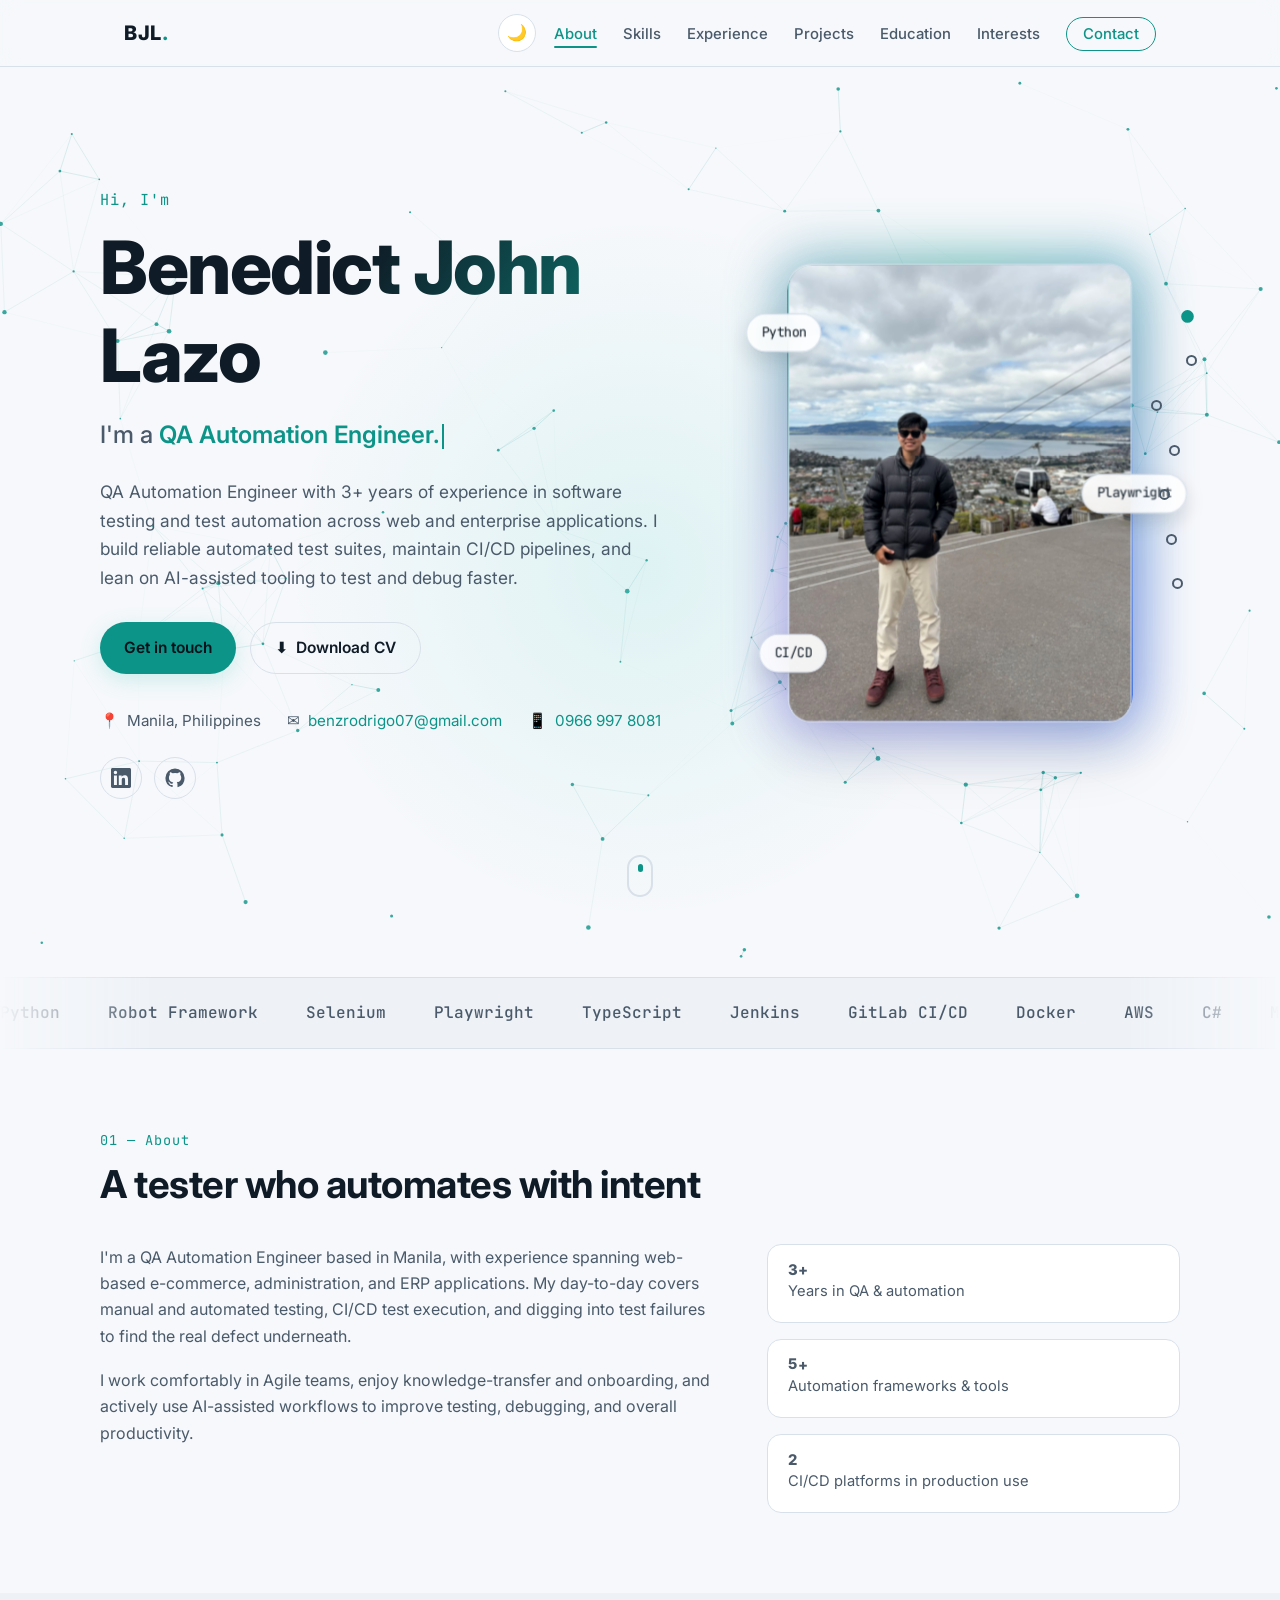
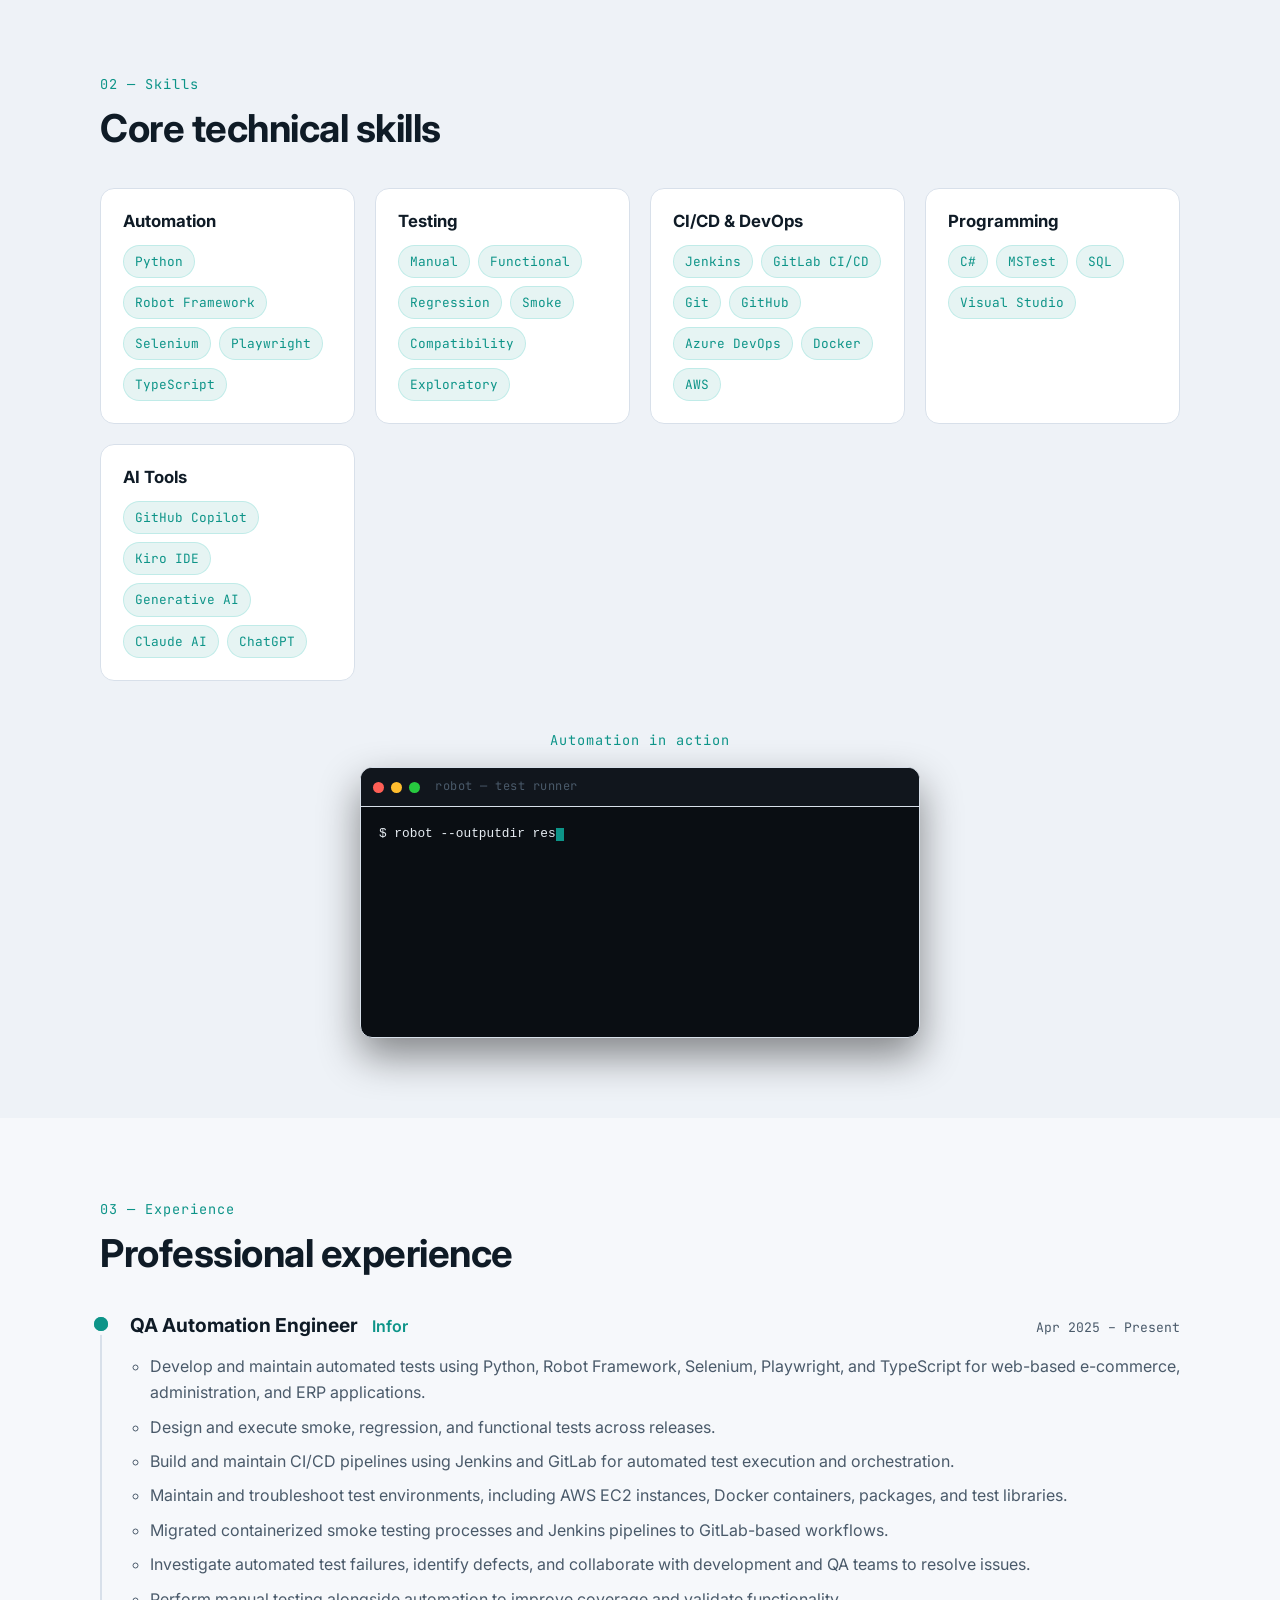
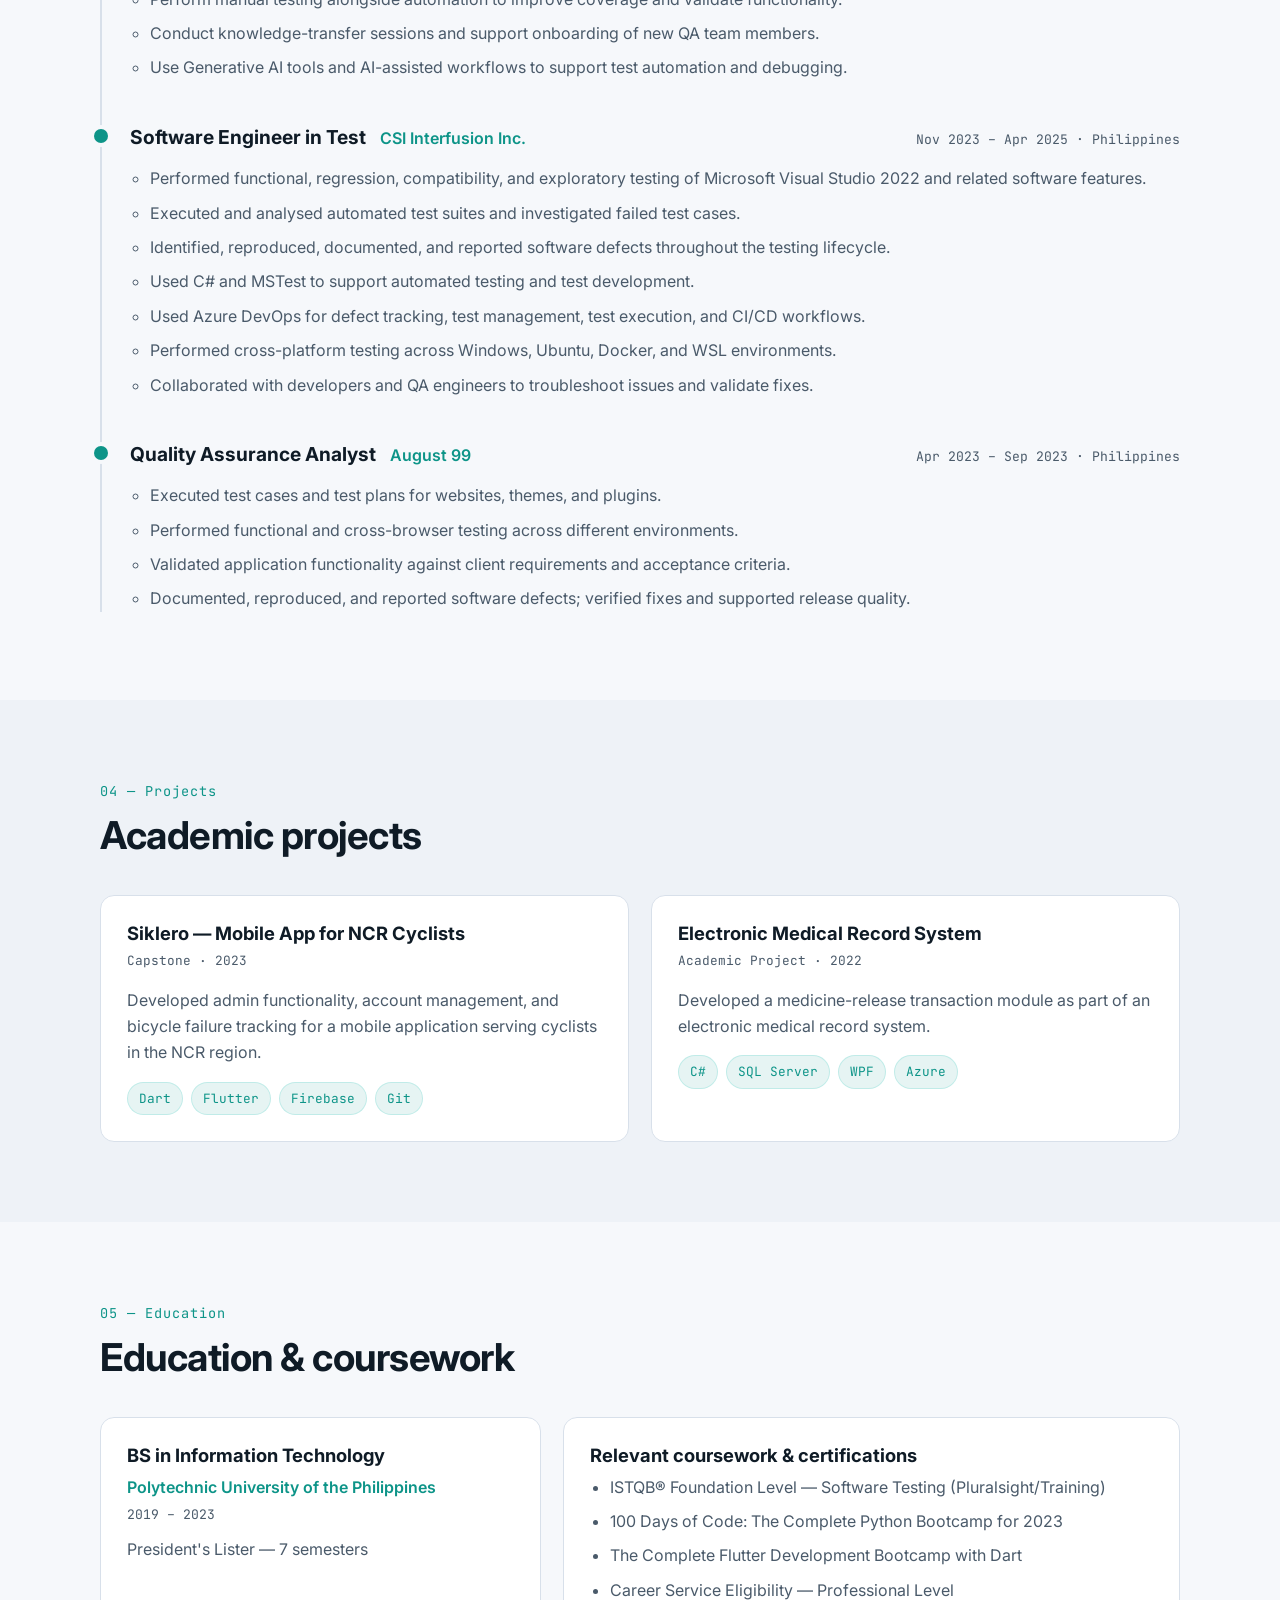
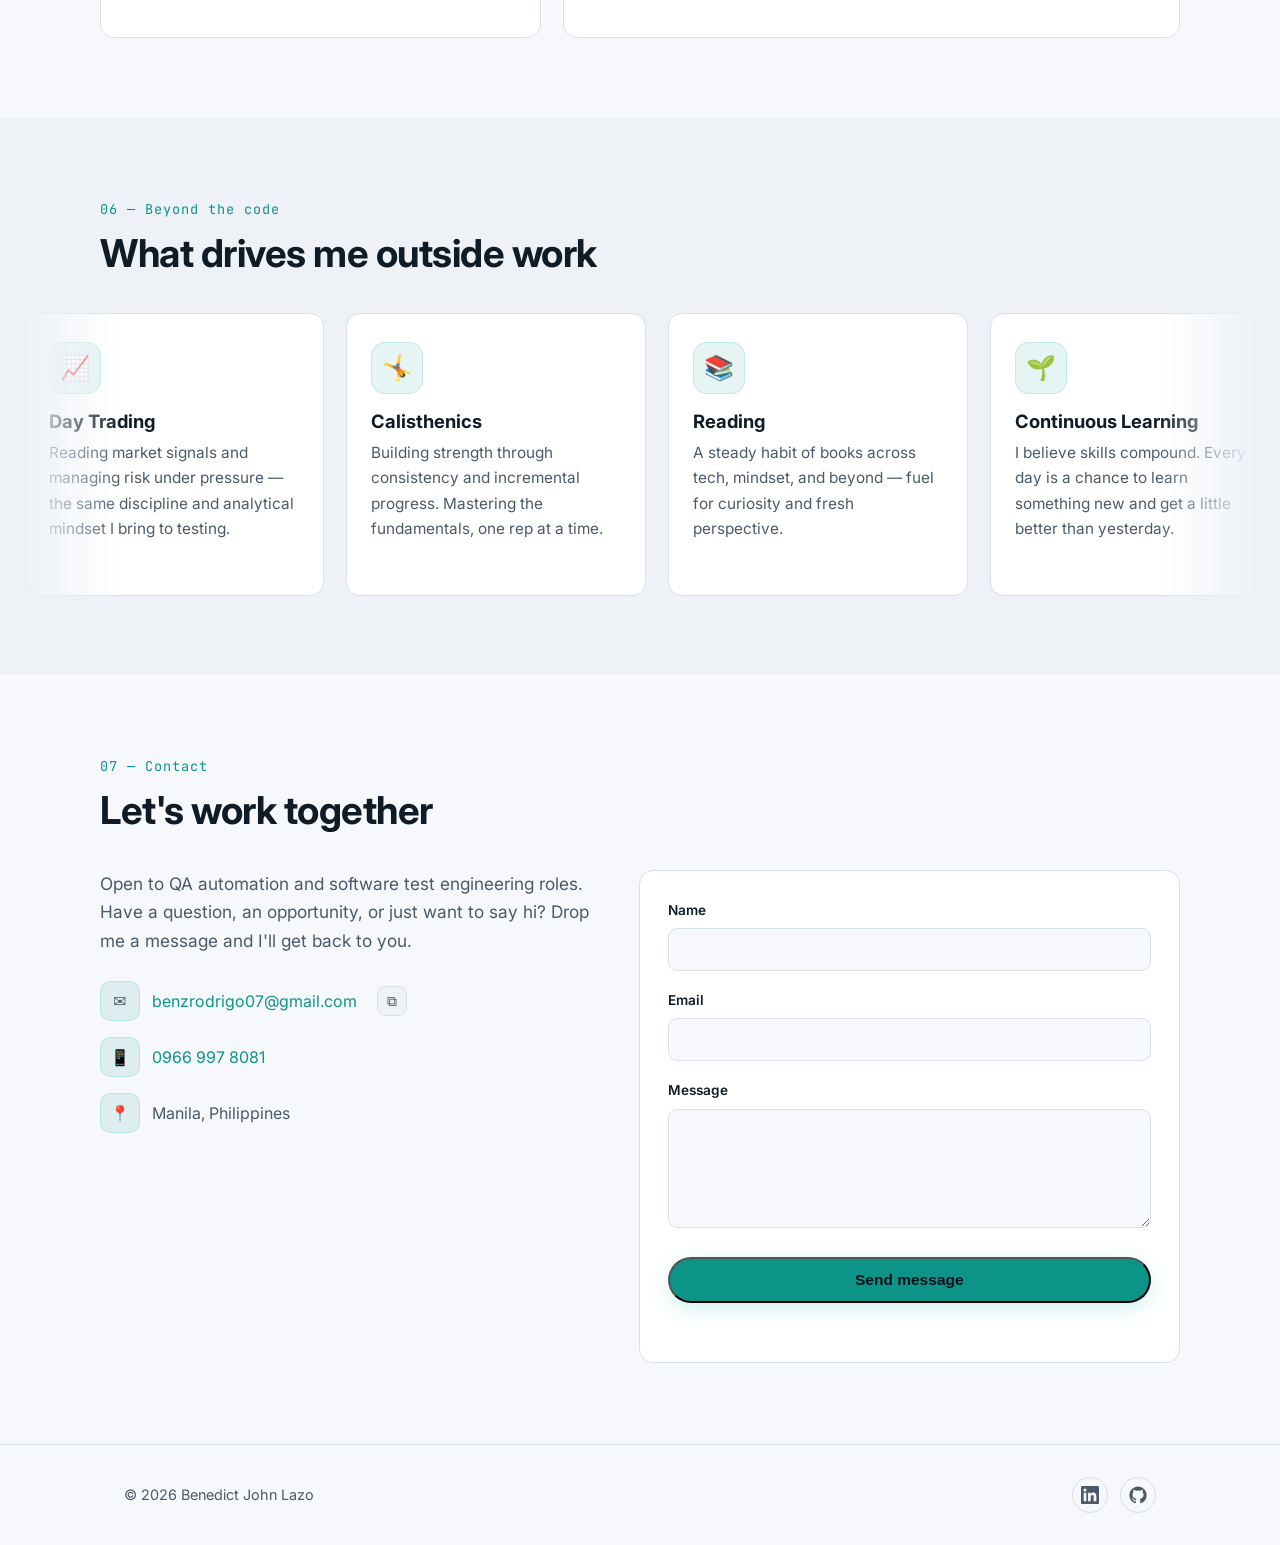
<file: index.html>
<!DOCTYPE html>
<html lang="en">
<head>
  <meta charset="UTF-8" />
  <meta name="viewport" content="width=device-width, initial-scale=1.0" />
  <meta name="description" content="Benedict John Lazo is a QA Automation Engineer based in Manila, Philippines, with 3+ years in software testing and test automation using Python, Robot Framework, Selenium, and Playwright." />
  <meta name="author" content="Benedict John Lazo" />
  <meta name="keywords" content="Benedict John Lazo, Benedict Lazo, QA Automation Engineer, Software Test Engineer, Test Automation, Manila, Philippines, Robot Framework, Playwright, Selenium" />
  <title>Benedict John Lazo | QA Automation Engineer Portfolio</title>

  <link rel="canonical" href="https://supcalli.github.io/" />
  <link rel="icon" href="assets/favicon.svg" type="image/svg+xml" />
  <meta name="theme-color" content="#0b0f14" />

  <!-- Open Graph / social preview -->
  <meta property="og:type" content="website" />
  <meta property="og:url" content="https://supcalli.github.io/" />
  <meta property="og:site_name" content="Benedict John Lazo — Portfolio" />
  <meta property="og:title" content="Benedict John Lazo | QA Automation Engineer" />
  <meta property="og:description" content="QA Automation Engineer with 3+ years in software testing and test automation across web and enterprise applications." />
  <meta property="og:image" content="https://supcalli.github.io/assets/benedict.jpg" />
  <meta name="twitter:card" content="summary_large_image" />
  <meta name="twitter:title" content="Benedict John Lazo | QA Automation Engineer" />
  <meta name="twitter:description" content="QA Automation Engineer with 3+ years in software testing and test automation." />
  <meta name="twitter:image" content="https://supcalli.github.io/assets/benedict.jpg" />

  <!-- Structured data: helps Google understand who you are -->
  <script type="application/ld+json">
  {
    "@context": "https://schema.org",
    "@type": "Person",
    "name": "Benedict John Lazo",
    "alternateName": "Benedict Lazo",
    "jobTitle": "QA Automation Engineer",
    "url": "https://supcalli.github.io/",
    "image": "https://supcalli.github.io/assets/benedict.jpg",
    "email": "mailto:benzrodrigo07@gmail.com",
    "address": {
      "@type": "PostalAddress",
      "addressLocality": "Manila",
      "addressCountry": "Philippines"
    },
    "sameAs": [
      "https://www.linkedin.com/in/benedict-lazo-40b88422a/",
      "https://github.com/SupCalli"
    ],
    "knowsAbout": [
      "QA Automation",
      "Software Testing",
      "Test Automation",
      "Python",
      "Robot Framework",
      "Selenium",
      "Playwright",
      "CI/CD"
    ]
  }
  </script>
  <link rel="preconnect" href="https://fonts.googleapis.com" />
  <link rel="preconnect" href="https://fonts.gstatic.com" crossorigin />
  <link href="https://fonts.googleapis.com/css2?family=Inter:wght@400;500;600;700;800&family=JetBrains+Mono:wght@400;500&display=swap" rel="stylesheet" />
  <link rel="stylesheet" href="styles.css" />
  <script>
    // Apply theme before paint to avoid a flash
    (function () {
      try {
        var saved = localStorage.getItem("theme");
        var sysLight = window.matchMedia("(prefers-color-scheme: light)").matches;
        var theme = saved || (sysLight ? "light" : "dark");
        if (theme === "light") document.documentElement.setAttribute("data-theme", "light");
      } catch (e) {}
    })();
  </script>
</head>
<body>
  <a class="skip-link" href="#main">Skip to content</a>

  <div class="scroll-progress" id="scrollProgress" aria-hidden="true"></div>
  <div class="cursor-glow" id="cursorGlow" aria-hidden="true"></div>

  <div class="intro" id="intro" aria-hidden="true">
    <div class="intro__logo">
      <svg viewBox="0 0 220 80" width="220" height="80" role="img" aria-label="BJL">
        <text class="intro__text" x="50%" y="52%" dominant-baseline="central" text-anchor="middle">BJL</text>
      </svg>
      <span class="intro__bar"></span>
    </div>
  </div>

  <header class="site-header" id="top">
    <nav class="nav" aria-label="Primary">
      <a href="#top" class="nav__brand">BJL<span>.</span></a>
      <button class="theme-toggle" id="themeToggle" type="button" aria-label="Switch to light mode" aria-pressed="false">
        <span class="theme-toggle__icon theme-toggle__icon--sun" aria-hidden="true">☀️</span>
        <span class="theme-toggle__icon theme-toggle__icon--moon" aria-hidden="true">🌙</span>
      </button>
      <button class="nav__toggle" aria-expanded="false" aria-controls="nav-menu" aria-label="Toggle navigation">
        <span></span><span></span><span></span>
      </button>
      <ul class="nav__menu" id="nav-menu">
        <li><a href="#about">About</a></li>
        <li><a href="#skills">Skills</a></li>
        <li><a href="#experience">Experience</a></li>
        <li><a href="#projects">Projects</a></li>
        <li><a href="#education">Education</a></li>
        <li><a href="#interests">Interests</a></li>
        <li><a href="#contact" class="nav__cta">Contact</a></li>
      </ul>
    </nav>
  </header>

  <main id="main">
    <!-- HERO -->
    <section class="hero" aria-labelledby="hero-heading">
      <canvas class="hero__canvas" aria-hidden="true"></canvas>
      <div class="hero__grid">
        <div class="hero__inner" data-reveal>
          <p class="hero__eyebrow">Hi, I'm</p>
          <h1 id="hero-heading" class="hero__title">Benedict John Lazo</h1>
          <p class="hero__roles">
            <span class="hero__static">I'm a </span><span class="typed" data-typed aria-live="polite"></span>
          </p>
          <p class="hero__summary">
            QA Automation Engineer with 3+ years of experience in software testing and test
            automation across web and enterprise applications. I build reliable automated test
            suites, maintain CI/CD pipelines, and lean on AI-assisted tooling to test and debug faster.
          </p>
          <div class="hero__actions">
            <a class="btn btn--primary" href="#contact" data-magnetic>Get in touch</a>
            <a class="btn btn--ghost" href="Benedict_John_Lazo_QA_Engineer_CV.pdf" download data-magnetic>
              <span aria-hidden="true">⬇</span> Download CV
            </a>
          </div>
          <ul class="hero__meta">
            <li><span aria-hidden="true">📍</span> Manila, Philippines</li>
            <li><span aria-hidden="true">✉️</span> <a href="mailto:benzrodrigo07@gmail.com">benzrodrigo07@gmail.com</a></li>
            <li><span aria-hidden="true">📱</span> <a href="tel:+639669978081">0966 997 8081</a></li>
          </ul>
          <ul class="socials" aria-label="Social links">
            <li>
              <a href="https://www.linkedin.com/in/benedict-lazo-40b88422a/" target="_blank" rel="noopener" aria-label="LinkedIn">
                <svg viewBox="0 0 24 24" width="20" height="20" fill="currentColor" aria-hidden="true"><path d="M20.45 20.45h-3.56v-5.57c0-1.33-.02-3.04-1.85-3.04-1.85 0-2.13 1.45-2.13 2.94v5.67H9.35V9h3.42v1.56h.05c.48-.9 1.64-1.85 3.37-1.85 3.6 0 4.27 2.37 4.27 5.46v6.28zM5.34 7.43a2.07 2.07 0 1 1 0-4.14 2.07 2.07 0 0 1 0 4.14zM7.12 20.45H3.56V9h3.56v11.45zM22.22 0H1.77C.79 0 0 .77 0 1.73v20.54C0 23.23.79 24 1.77 24h20.45c.98 0 1.78-.77 1.78-1.73V1.73C24 .77 23.2 0 22.22 0z"/></svg>
              </a>
            </li>
            <li>
              <a href="https://github.com/SupCalli" target="_blank" rel="noopener" aria-label="GitHub">
                <svg viewBox="0 0 24 24" width="20" height="20" fill="currentColor" aria-hidden="true"><path d="M12 .5A11.5 11.5 0 0 0 .5 12a11.5 11.5 0 0 0 7.86 10.92c.58.1.79-.25.79-.56v-2c-3.2.7-3.88-1.54-3.88-1.54-.53-1.34-1.3-1.7-1.3-1.7-1.06-.72.08-.71.08-.71 1.17.08 1.78 1.2 1.78 1.2 1.04 1.78 2.73 1.27 3.4.97.1-.75.4-1.27.73-1.56-2.56-.29-5.26-1.28-5.26-5.7 0-1.26.45-2.3 1.2-3.1-.12-.3-.52-1.48.11-3.08 0 0 .97-.31 3.18 1.18a11 11 0 0 1 5.8 0c2.2-1.5 3.17-1.18 3.17-1.18.63 1.6.23 2.78.11 3.08.75.8 1.2 1.84 1.2 3.1 0 4.43-2.7 5.4-5.28 5.69.41.36.78 1.07.78 2.16v3.2c0 .31.21.67.8.56A11.5 11.5 0 0 0 23.5 12 11.5 11.5 0 0 0 12 .5z"/></svg>
              </a>
            </li>
          </ul>
        </div>

        <div class="hero__portrait" data-reveal data-tilt>
          <div class="portrait">
            <div class="portrait__glow" aria-hidden="true"></div>
            <div class="portrait__ring" aria-hidden="true"></div>
            <div class="portrait__frame">
              <img src="assets/benedict.jpg" alt="Portrait of Benedict John Lazo" width="1536" height="2048" />
            </div>
            <span class="portrait__badge portrait__badge--1" aria-hidden="true">Python</span>
            <span class="portrait__badge portrait__badge--2" aria-hidden="true">Playwright</span>
            <span class="portrait__badge portrait__badge--3" aria-hidden="true">CI/CD</span>
          </div>
        </div>
      </div>
      <a class="hero__scroll" href="#about" aria-label="Scroll to about section">
        <span class="hero__scroll-dot" aria-hidden="true"></span>
      </a>
    </section>

    <!-- TECH MARQUEE -->
    <section class="marquee" aria-label="Technologies I work with">
      <div class="marquee__track">
        <ul class="marquee__group">
          <li>Python</li><li>Robot Framework</li><li>Selenium</li><li>Playwright</li>
          <li>TypeScript</li><li>Jenkins</li><li>GitLab CI/CD</li><li>Docker</li>
          <li>AWS</li><li>C#</li><li>MSTest</li><li>Azure DevOps</li><li>SQL</li><li>Git</li>
        </ul>
        <ul class="marquee__group" aria-hidden="true">
          <li>Python</li><li>Robot Framework</li><li>Selenium</li><li>Playwright</li>
          <li>TypeScript</li><li>Jenkins</li><li>GitLab CI/CD</li><li>Docker</li>
          <li>AWS</li><li>C#</li><li>MSTest</li><li>Azure DevOps</li><li>SQL</li><li>Git</li>
        </ul>
      </div>
    </section>

    <!-- ABOUT -->
    <section class="section" id="about" aria-labelledby="about-heading">
      <div class="section__inner" data-reveal>
        <p class="section__kicker">01 — About</p>
        <h2 class="section__title" id="about-heading">A tester who automates with intent</h2>
        <div class="about__grid">
          <div class="about__text">
            <p>
              I'm a QA Automation Engineer based in Manila, with experience spanning
              web-based e-commerce, administration, and ERP applications. My day-to-day
              covers manual and automated testing, CI/CD test execution, and digging into
              test failures to find the real defect underneath.
            </p>
            <p>
              I work comfortably in Agile teams, enjoy knowledge-transfer and onboarding,
              and actively use AI-assisted workflows to improve testing, debugging, and
              overall productivity.
            </p>
          </div>
          <ul class="about__stats">
            <li><strong data-count="3" data-suffix="+">0</strong><span>Years in QA &amp; automation</span></li>
            <li><strong data-count="5" data-suffix="+">0</strong><span>Automation frameworks &amp; tools</span></li>
            <li><strong data-count="2" data-suffix="">0</strong><span>CI/CD platforms in production use</span></li>
          </ul>
        </div>
      </div>
    </section>

    <!-- SKILLS -->
    <section class="section section--alt" id="skills" aria-labelledby="skills-heading">
      <div class="section__inner" data-reveal>
        <p class="section__kicker">02 — Skills</p>
        <h2 class="section__title" id="skills-heading">Core technical skills</h2>
        <div class="skills__grid" data-reveal-group>
          <article class="skill-card">
            <h3>Automation</h3>
            <ul class="tags">
              <li>Python</li><li>Robot Framework</li><li>Selenium</li>
              <li>Playwright</li><li>TypeScript</li>
            </ul>
          </article>
          <article class="skill-card">
            <h3>Testing</h3>
            <ul class="tags">
              <li>Manual</li><li>Functional</li><li>Regression</li>
              <li>Smoke</li><li>Compatibility</li><li>Exploratory</li>
            </ul>
          </article>
          <article class="skill-card">
            <h3>CI/CD &amp; DevOps</h3>
            <ul class="tags">
              <li>Jenkins</li><li>GitLab CI/CD</li><li>Git</li><li>GitHub</li>
              <li>Azure DevOps</li><li>Docker</li><li>AWS</li>
            </ul>
          </article>
          <article class="skill-card">
            <h3>Programming</h3>
            <ul class="tags">
              <li>C#</li><li>MSTest</li><li>SQL</li><li>Visual Studio</li>
            </ul>
          </article>
          <article class="skill-card">
            <h3>AI Tools</h3>
            <ul class="tags">
              <li>GitHub Copilot</li><li>Kiro IDE</li><li>Generative AI</li>
              <li>Claude AI</li><li>ChatGPT</li>
            </ul>
          </article>
        </div>

        <div class="console-wrap" data-reveal>
          <p class="console-wrap__label">Automation in action</p>
          <div class="console" aria-hidden="true">
            <div class="console__bar">
              <span class="console__dot"></span>
              <span class="console__dot"></span>
              <span class="console__dot"></span>
              <span class="console__title">robot — test runner</span>
            </div>
            <pre class="console__body" id="console"></pre>
          </div>
        </div>
      </div>
    </section>

    <!-- EXPERIENCE -->
    <section class="section" id="experience" aria-labelledby="experience-heading">
      <div class="section__inner" data-reveal>
        <p class="section__kicker">03 — Experience</p>
        <h2 class="section__title" id="experience-heading">Professional experience</h2>
        <ol class="timeline" data-reveal-group>
          <li class="timeline__item">
            <div class="timeline__head">
              <h3>QA Automation Engineer</h3>
              <span class="timeline__company">Infor</span>
              <span class="timeline__date">Apr 2025 – Present</span>
            </div>
            <ul class="timeline__points">
              <li>Develop and maintain automated tests using Python, Robot Framework, Selenium, Playwright, and TypeScript for web-based e-commerce, administration, and ERP applications.</li>
              <li>Design and execute smoke, regression, and functional tests across releases.</li>
              <li>Build and maintain CI/CD pipelines using Jenkins and GitLab for automated test execution and orchestration.</li>
              <li>Maintain and troubleshoot test environments, including AWS EC2 instances, Docker containers, packages, and test libraries.</li>
              <li>Migrated containerized smoke testing processes and Jenkins pipelines to GitLab-based workflows.</li>
              <li>Investigate automated test failures, identify defects, and collaborate with development and QA teams to resolve issues.</li>
              <li>Perform manual testing alongside automation to improve coverage and validate functionality.</li>
              <li>Conduct knowledge-transfer sessions and support onboarding of new QA team members.</li>
              <li>Use Generative AI tools and AI-assisted workflows to support test automation and debugging.</li>
            </ul>
          </li>
          <li class="timeline__item">
            <div class="timeline__head">
              <h3>Software Engineer in Test</h3>
              <span class="timeline__company">CSI Interfusion Inc.</span>
              <span class="timeline__date">Nov 2023 – Apr 2025 · Philippines</span>
            </div>
            <ul class="timeline__points">
              <li>Performed functional, regression, compatibility, and exploratory testing of Microsoft Visual Studio 2022 and related software features.</li>
              <li>Executed and analysed automated test suites and investigated failed test cases.</li>
              <li>Identified, reproduced, documented, and reported software defects throughout the testing lifecycle.</li>
              <li>Used C# and MSTest to support automated testing and test development.</li>
              <li>Used Azure DevOps for defect tracking, test management, test execution, and CI/CD workflows.</li>
              <li>Performed cross-platform testing across Windows, Ubuntu, Docker, and WSL environments.</li>
              <li>Collaborated with developers and QA engineers to troubleshoot issues and validate fixes.</li>
            </ul>
          </li>
          <li class="timeline__item">
            <div class="timeline__head">
              <h3>Quality Assurance Analyst</h3>
              <span class="timeline__company">August 99</span>
              <span class="timeline__date">Apr 2023 – Sep 2023 · Philippines</span>
            </div>
            <ul class="timeline__points">
              <li>Executed test cases and test plans for websites, themes, and plugins.</li>
              <li>Performed functional and cross-browser testing across different environments.</li>
              <li>Validated application functionality against client requirements and acceptance criteria.</li>
              <li>Documented, reproduced, and reported software defects; verified fixes and supported release quality.</li>
            </ul>
          </li>
        </ol>
      </div>
    </section>

    <!-- PROJECTS -->
    <section class="section section--alt" id="projects" aria-labelledby="projects-heading">
      <div class="section__inner" data-reveal>
        <p class="section__kicker">04 — Projects</p>
        <h2 class="section__title" id="projects-heading">Academic projects</h2>
        <div class="projects__grid" data-reveal-group>
          <article class="project-card">
            <h3>Siklero — Mobile App for NCR Cyclists</h3>
            <p class="project-card__meta">Capstone · 2023</p>
            <p>Developed admin functionality, account management, and bicycle failure tracking for a mobile application serving cyclists in the NCR region.</p>
            <ul class="tags">
              <li>Dart</li><li>Flutter</li><li>Firebase</li><li>Git</li>
            </ul>
          </article>
          <article class="project-card">
            <h3>Electronic Medical Record System</h3>
            <p class="project-card__meta">Academic Project · 2022</p>
            <p>Developed a medicine-release transaction module as part of an electronic medical record system.</p>
            <ul class="tags">
              <li>C#</li><li>SQL Server</li><li>WPF</li><li>Azure</li>
            </ul>
          </article>
        </div>
      </div>
    </section>

    <!-- EDUCATION -->
    <section class="section" id="education" aria-labelledby="education-heading">
      <div class="section__inner" data-reveal>
        <p class="section__kicker">05 — Education</p>
        <h2 class="section__title" id="education-heading">Education &amp; coursework</h2>
        <div class="education__grid" data-reveal-group>
          <article class="education__card">
            <h3>BS in Information Technology</h3>
            <p class="education__school">Polytechnic University of the Philippines</p>
            <p class="education__date">2019 – 2023</p>
            <p class="education__note">President's Lister — 7 semesters</p>
          </article>
          <article class="education__card">
            <h3>Relevant coursework &amp; certifications</h3>
            <ul class="education__list">
              <li>ISTQB® Foundation Level — Software Testing (Pluralsight/Training)</li>
              <li>100 Days of Code: The Complete Python Bootcamp for 2023</li>
              <li>The Complete Flutter Development Bootcamp with Dart</li>
              <li>Career Service Eligibility — Professional Level</li>
            </ul>
          </article>
        </div>
      </div>
    </section>

    <!-- INTERESTS -->
    <section class="section section--alt" id="interests" aria-labelledby="interests-heading">
      <div class="section__inner" data-reveal>
        <p class="section__kicker">06 — Beyond the code</p>
        <h2 class="section__title" id="interests-heading">What drives me outside work</h2>
      </div>
      <div class="interests__marquee" data-reveal>
        <div class="interests__track">
          <div class="interests__group">
            <article class="interest-card">
              <span class="interest-card__icon" aria-hidden="true">📈</span>
              <h3>Day Trading</h3>
              <p>Reading market signals and managing risk under pressure — the same discipline and analytical mindset I bring to testing.</p>
            </article>
            <article class="interest-card">
              <span class="interest-card__icon" aria-hidden="true">🤸</span>
              <h3>Calisthenics</h3>
              <p>Building strength through consistency and incremental progress. Mastering the fundamentals, one rep at a time.</p>
            </article>
            <article class="interest-card">
              <span class="interest-card__icon" aria-hidden="true">📚</span>
              <h3>Reading</h3>
              <p>A steady habit of books across tech, mindset, and beyond — fuel for curiosity and fresh perspective.</p>
            </article>
            <article class="interest-card">
              <span class="interest-card__icon" aria-hidden="true">🌱</span>
              <h3>Continuous Learning</h3>
              <p>I believe skills compound. Every day is a chance to learn something new and get a little better than yesterday.</p>
            </article>
            <article class="interest-card">
              <span class="interest-card__icon" aria-hidden="true">🧭</span>
              <h3>Adventure &amp; Travel</h3>
              <p>Chasing places I've never been. New environments keep me curious, adaptable, and comfortable outside my comfort zone.</p>
            </article>
            <article class="interest-card">
              <span class="interest-card__icon" aria-hidden="true">🌿</span>
              <h3>Nature Therapy</h3>
              <p>Time outdoors is how I reset and recharge. Fresh air and quiet clear the head and bring focus back to the work.</p>
            </article>
          </div>
          <div class="interests__group" aria-hidden="true">
            <article class="interest-card">
              <span class="interest-card__icon" aria-hidden="true">📈</span>
              <h3>Day Trading</h3>
              <p>Reading market signals and managing risk under pressure — the same discipline and analytical mindset I bring to testing.</p>
            </article>
            <article class="interest-card">
              <span class="interest-card__icon" aria-hidden="true">🤸</span>
              <h3>Calisthenics</h3>
              <p>Building strength through consistency and incremental progress. Mastering the fundamentals, one rep at a time.</p>
            </article>
            <article class="interest-card">
              <span class="interest-card__icon" aria-hidden="true">📚</span>
              <h3>Reading</h3>
              <p>A steady habit of books across tech, mindset, and beyond — fuel for curiosity and fresh perspective.</p>
            </article>
            <article class="interest-card">
              <span class="interest-card__icon" aria-hidden="true">🌱</span>
              <h3>Continuous Learning</h3>
              <p>I believe skills compound. Every day is a chance to learn something new and get a little better than yesterday.</p>
            </article>
            <article class="interest-card">
              <span class="interest-card__icon" aria-hidden="true">🧭</span>
              <h3>Adventure &amp; Travel</h3>
              <p>Chasing places I've never been. New environments keep me curious, adaptable, and comfortable outside my comfort zone.</p>
            </article>
            <article class="interest-card">
              <span class="interest-card__icon" aria-hidden="true">🌿</span>
              <h3>Nature Therapy</h3>
              <p>Time outdoors is how I reset and recharge. Fresh air and quiet clear the head and bring focus back to the work.</p>
            </article>
          </div>
        </div>
      </div>
    </section>

    <!-- CONTACT -->
    <section class="section" id="contact" aria-labelledby="contact-heading">
      <div class="section__inner" data-reveal>
        <p class="section__kicker">07 — Contact</p>
        <h2 class="section__title" id="contact-heading">Let's work together</h2>
        <div class="contact__grid">
          <div class="contact__info">
            <p class="contact__lead">
              Open to QA automation and software test engineering roles. Have a question,
              an opportunity, or just want to say hi? Drop me a message and I'll get back to you.
            </p>
            <ul class="contact__details">
              <li>
                <span class="contact__icon" aria-hidden="true">✉️</span>
                <a href="mailto:benzrodrigo07@gmail.com">benzrodrigo07@gmail.com</a>
                <button type="button" class="copy-btn" id="copyEmail"
                        data-copy="benzrodrigo07@gmail.com" aria-label="Copy email address">
                  <span class="copy-btn__icon" aria-hidden="true">⧉</span>
                </button>
              </li>
              <li>
                <span class="contact__icon" aria-hidden="true">📱</span>
                <a href="tel:+639669978081">0966 997 8081</a>
              </li>
              <li>
                <span class="contact__icon" aria-hidden="true">📍</span>
                <span>Manila, Philippines</span>
              </li>
            </ul>
          </div>

          <form class="contact__form" id="contactForm"
                action="https://formspree.io/f/maeepqea" method="POST" novalidate>
            <div class="field">
              <label for="cf-name">Name</label>
              <input type="text" id="cf-name" name="name" autocomplete="name" required />
            </div>
            <div class="field">
              <label for="cf-email">Email</label>
              <input type="email" id="cf-email" name="email" autocomplete="email" required />
            </div>
            <div class="field">
              <label for="cf-message">Message</label>
              <textarea id="cf-message" name="message" rows="5" required></textarea>
            </div>
            <button type="submit" class="btn btn--primary contact__submit">
              <span class="contact__submit-label">Send message</span>
            </button>
            <p class="contact__status" id="contactStatus" role="status" aria-live="polite"></p>
          </form>
        </div>
      </div>
    </section>
  </main>

  <footer class="site-footer">
    <div class="site-footer__inner">
      <p>© <span id="year"></span> Benedict John Lazo</p>
      <ul class="socials socials--footer" aria-label="Social links">
        <li>
          <a href="https://www.linkedin.com/in/benedict-lazo-40b88422a/" target="_blank" rel="noopener" aria-label="LinkedIn">
            <svg viewBox="0 0 24 24" width="18" height="18" fill="currentColor" aria-hidden="true"><path d="M20.45 20.45h-3.56v-5.57c0-1.33-.02-3.04-1.85-3.04-1.85 0-2.13 1.45-2.13 2.94v5.67H9.35V9h3.42v1.56h.05c.48-.9 1.64-1.85 3.37-1.85 3.6 0 4.27 2.37 4.27 5.46v6.28zM5.34 7.43a2.07 2.07 0 1 1 0-4.14 2.07 2.07 0 0 1 0 4.14zM7.12 20.45H3.56V9h3.56v11.45zM22.22 0H1.77C.79 0 0 .77 0 1.73v20.54C0 23.23.79 24 1.77 24h20.45c.98 0 1.78-.77 1.78-1.73V1.73C24 .77 23.2 0 22.22 0z"/></svg>
          </a>
        </li>
        <li>
          <a href="https://github.com/SupCalli" target="_blank" rel="noopener" aria-label="GitHub">
            <svg viewBox="0 0 24 24" width="18" height="18" fill="currentColor" aria-hidden="true"><path d="M12 .5A11.5 11.5 0 0 0 .5 12a11.5 11.5 0 0 0 7.86 10.92c.58.1.79-.25.79-.56v-2c-3.2.7-3.88-1.54-3.88-1.54-.53-1.34-1.3-1.7-1.3-1.7-1.06-.72.08-.71.08-.71 1.17.08 1.78 1.2 1.78 1.2 1.04 1.78 2.73 1.27 3.4.97.1-.75.4-1.27.73-1.56-2.56-.29-5.26-1.28-5.26-5.7 0-1.26.45-2.3 1.2-3.1-.12-.3-.52-1.48.11-3.08 0 0 .97-.31 3.18 1.18a11 11 0 0 1 5.8 0c2.2-1.5 3.17-1.18 3.17-1.18.63 1.6.23 2.78.11 3.08.75.8 1.2 1.84 1.2 3.1 0 4.43-2.7 5.4-5.28 5.69.41.36.78 1.07.78 2.16v3.2c0 .31.21.67.8.56A11.5 11.5 0 0 0 23.5 12 11.5 11.5 0 0 0 12 .5z"/></svg>
          </a>
        </li>
      </ul>
    </div>
  </footer>

  <button class="to-top" id="toTop" aria-label="Back to top" hidden>↑</button>

  <nav class="dot-nav" id="dotNav" aria-label="Section navigation">
    <a href="#about" data-dot="about"><span></span><em>About</em></a>
    <a href="#skills" data-dot="skills"><span></span><em>Skills</em></a>
    <a href="#experience" data-dot="experience"><span></span><em>Experience</em></a>
    <a href="#projects" data-dot="projects"><span></span><em>Projects</em></a>
    <a href="#education" data-dot="education"><span></span><em>Education</em></a>
    <a href="#interests" data-dot="interests"><span></span><em>Interests</em></a>
    <a href="#contact" data-dot="contact"><span></span><em>Contact</em></a>
  </nav>

  <div class="toast" id="toast" role="status" aria-live="polite"></div>

  <script src="script.js"></script>
</body>
</html>
</file>
<file: styles.css>
/* ---------- Tokens ---------- */
:root {
  --bg: #0b0f14;
  --bg-alt: #11171f;
  --surface: #161d27;
  --surface-2: #1c2531;
  --border: #26303d;
  --text: #e7edf3;
  --text-muted: #9fb0c0;
  --accent: #4fd1c5;
  --accent-2: #6ea8fe;
  --accent-soft: rgba(79, 209, 197, 0.12);
  --hero-title-grad: linear-gradient(120deg, #fff 20%, var(--accent) 50%, var(--accent-2) 70%, #fff 100%);
  --shadow-strong: rgba(0, 0, 0, 0.45);
  --header-bg: rgba(11, 15, 20, 0.82);
  --badge-bg: rgba(22, 29, 39, 0.85);
  --radius: 14px;
  --radius-sm: 9px;
  --maxw: 1080px;
  --font: "Inter", system-ui, -apple-system, Segoe UI, Roboto, sans-serif;
  --mono: "JetBrains Mono", ui-monospace, SFMono-Regular, Menlo, monospace;
}

:root[data-theme="light"] {
  --bg: #f6f8fb;
  --bg-alt: #eef2f7;
  --surface: #ffffff;
  --surface-2: #eef2f7;
  --border: #d8e0ea;
  --text: #0f1b26;
  --text-muted: #4a5a6a;
  --accent: #0d9488;
  --accent-2: #2563eb;
  --accent-soft: rgba(13, 148, 136, 0.1);
  --hero-title-grad: linear-gradient(120deg, #0f1b26 20%, var(--accent) 50%, var(--accent-2) 70%, #0f1b26 100%);
  --shadow-strong: rgba(15, 27, 38, 0.14);
  --header-bg: rgba(246, 248, 251, 0.82);
  --badge-bg: rgba(255, 255, 255, 0.9);
}

/* ---------- Base ---------- */
*,
*::before,
*::after { box-sizing: border-box; }

html { scroll-behavior: smooth; }

body {
  margin: 0;
  font-family: var(--font);
  background: var(--bg);
  color: var(--text);
  line-height: 1.65;
  -webkit-font-smoothing: antialiased;
}

/* ---------- Scroll reveal ---------- */
[data-reveal] {
  opacity: 0;
  transform: translateY(28px);
  transition: opacity 0.7s ease, transform 0.7s cubic-bezier(0.22, 1, 0.36, 1);
  will-change: opacity, transform;
}
[data-reveal].is-visible {
  opacity: 1;
  transform: none;
}
/* staggered children inside a revealed group */
[data-reveal-group] > * {
  opacity: 0;
  transform: translateY(24px);
  transition: opacity 0.6s ease, transform 0.6s cubic-bezier(0.22, 1, 0.36, 1);
}
[data-reveal-group].is-visible > * {
  opacity: 1;
  transform: none;
}
[data-reveal-group].is-visible > *:nth-child(1) { transition-delay: 0.05s; }
[data-reveal-group].is-visible > *:nth-child(2) { transition-delay: 0.12s; }
[data-reveal-group].is-visible > *:nth-child(3) { transition-delay: 0.19s; }
[data-reveal-group].is-visible > *:nth-child(4) { transition-delay: 0.26s; }
[data-reveal-group].is-visible > *:nth-child(5) { transition-delay: 0.33s; }
[data-reveal-group].is-visible > *:nth-child(6) { transition-delay: 0.40s; }

/* word-by-word heading reveal */
.word {
  display: inline-block;
  opacity: 0;
  transform: translateY(16px) rotateX(-40deg);
  transform-origin: bottom;
  transition: opacity 0.5s ease, transform 0.5s cubic-bezier(0.22, 1, 0.36, 1);
}
.is-visible .word { opacity: 1; transform: none; }

@media (prefers-reduced-motion: reduce) {
  html { scroll-behavior: auto; }
  * { animation: none !important; transition: none !important; }
  [data-reveal],
  [data-reveal-group] > * { opacity: 1 !important; transform: none !important; }
  .word { opacity: 1 !important; transform: none !important; }
  /* don't trap users behind the intro if motion is disabled */
  .intro { display: none; }
  .intro__text { fill: var(--accent); stroke-width: 0; }

  /* stop the interests marquee and wrap cards into a static grid */
  .interests__track { animation: none; flex-wrap: wrap; justify-content: center; }
  .interests__group:nth-child(2) { display: none; }
  .interests__group { flex-wrap: wrap; justify-content: center; }
}

a { color: var(--accent); text-decoration: none; }
a:hover { text-decoration: underline; }

/* smooth fade when switching light/dark theme */
body,
.site-header,
.section,
.skill-card,
.project-card,
.education__card,
.interest-card,
.contact__form,
.field input,
.field textarea,
.about__stats li,
.to-top,
.theme-toggle,
.marquee,
.interests__marquee {
  transition: background-color 0.35s ease, color 0.35s ease, border-color 0.35s ease;
}

h1, h2, h3 { line-height: 1.2; margin: 0; }

.skip-link {
  position: absolute;
  left: -999px;
  top: 0;
  background: var(--accent);
  color: #06121a;
  padding: 10px 16px;
  border-radius: 0 0 var(--radius-sm) 0;
  z-index: 100;
  font-weight: 600;
}
.skip-link:focus { left: 0; }

:focus-visible {
  outline: 2px solid var(--accent-2);
  outline-offset: 3px;
  border-radius: 4px;
}

/* ---------- Intro loader ---------- */
.intro {
  position: fixed;
  inset: 0;
  z-index: 200;
  display: flex;
  align-items: center;
  justify-content: center;
  background: var(--bg);
  transition: opacity 0.6s ease, visibility 0.6s ease;
}
.intro.is-done {
  opacity: 0;
  visibility: hidden;
  pointer-events: none;
}
.intro__logo { display: flex; flex-direction: column; align-items: center; gap: 18px; }
.intro__text {
  font-family: var(--font);
  font-size: 64px;
  font-weight: 800;
  letter-spacing: 2px;
  fill: transparent;
  stroke: var(--accent);
  stroke-width: 1.2;
  stroke-dasharray: 360;
  stroke-dashoffset: 360;
  animation: draw 1.1s ease forwards, fillIn 0.5s ease 1s forwards;
}
@keyframes draw { to { stroke-dashoffset: 0; } }
@keyframes fillIn { to { fill: var(--accent); stroke-width: 0; } }
.intro__bar {
  width: 0;
  height: 2px;
  border-radius: 2px;
  background: linear-gradient(90deg, var(--accent), var(--accent-2));
  animation: barGrow 1.3s ease 0.2s forwards;
}
@keyframes barGrow { to { width: 180px; } }

/* ---------- Tech marquee ---------- */
.marquee {
  overflow: hidden;
  border-top: 1px solid var(--border);
  border-bottom: 1px solid var(--border);
  background: var(--bg-alt);
  padding: 22px 0;
  -webkit-mask-image: linear-gradient(90deg, transparent, #000 12%, #000 88%, transparent);
  mask-image: linear-gradient(90deg, transparent, #000 12%, #000 88%, transparent);
}
.marquee__track {
  display: flex;
  width: max-content;
  animation: marquee 32s linear infinite;
}
.marquee:hover .marquee__track { animation-play-state: paused; }
.marquee__group {
  display: flex;
  list-style: none;
  margin: 0;
  padding: 0;
  gap: 48px;
  padding-right: 48px;
}
.marquee__group li {
  font-family: var(--mono);
  font-size: 1rem;
  font-weight: 500;
  color: var(--text-muted);
  white-space: nowrap;
  transition: color 0.2s ease;
}
.marquee__group li:hover { color: var(--accent); }
@keyframes marquee {
  to { transform: translateX(-50%); }
}

/* ---------- View Transitions: circular theme wipe ---------- */
::view-transition-old(root),
::view-transition-new(root) {
  animation: none;
  mix-blend-mode: normal;
}
/* keep old theme underneath, reveal new theme as an expanding circle on top */
::view-transition-old(root) { z-index: 1; }
::view-transition-new(root) { z-index: 2; }

@supports (clip-path: circle(0)) {
  ::view-transition-new(root) {
    animation: themeWipe 0.5s ease-in-out forwards;
  }
}
@keyframes themeWipe {
  from {
    clip-path: circle(0 at var(--vt-x, 95%) var(--vt-y, 5%));
  }
  to {
    clip-path: circle(var(--vt-r, 150%) at var(--vt-x, 95%) var(--vt-y, 5%));
  }
}

/* ---------- Scroll progress bar ---------- */
.scroll-progress {
  position: fixed;
  top: 0;
  left: 0;
  height: 3px;
  width: 100%;
  transform: scaleX(0);
  transform-origin: left center;
  background: linear-gradient(90deg, var(--accent), var(--accent-2), #a78bfa);
  z-index: 70;
  will-change: transform;
}

/* ---------- Cursor spotlight ---------- */
.cursor-glow {
  position: fixed;
  top: 0;
  left: 0;
  width: 420px;
  height: 420px;
  border-radius: 50%;
  margin: -210px 0 0 -210px;
  background: radial-gradient(circle, rgba(79, 209, 197, 0.14), transparent 60%);
  pointer-events: none;
  z-index: 5;
  opacity: 0;
  transition: opacity 0.3s ease;
  will-change: transform;
}
.cursor-glow.is-active { opacity: 1; }

/* hide spotlight + magnetic on touch / reduced motion */
@media (hover: none) {
  .cursor-glow { display: none; }
}

/* ---------- Gradient glow on hover (cards) ---------- */
.skill-card,
.project-card,
.education__card {
  position: relative;
  isolation: isolate;
}
.skill-card::before,
.project-card::before,
.education__card::before {
  content: "";
  position: absolute;
  inset: 0;
  border-radius: inherit;
  padding: 1px;
  background: radial-gradient(
    240px circle at var(--mx, 50%) var(--my, 50%),
    var(--accent),
    transparent 45%
  );
  -webkit-mask: linear-gradient(#000 0 0) content-box, linear-gradient(#000 0 0);
  mask: linear-gradient(#000 0 0) content-box, linear-gradient(#000 0 0);
  -webkit-mask-composite: xor;
  mask-composite: exclude;
  opacity: 0;
  transition: opacity 0.3s ease;
  z-index: -1;
}
.skill-card:hover::before,
.project-card:hover::before,
.education__card:hover::before { opacity: 1; }

/* ---------- Header / Nav ---------- */
.site-header {
  position: sticky;
  top: 0;
  z-index: 50;
  background: var(--header-bg);
  backdrop-filter: blur(10px);
  border-bottom: 1px solid var(--border);
}

.nav {
  max-width: var(--maxw);
  margin: 0 auto;
  padding: 14px 24px;
  display: flex;
  align-items: center;
  justify-content: space-between;
}

.nav__brand {
  font-weight: 800;
  font-size: 1.25rem;
  letter-spacing: 0.5px;
  color: var(--text);
}
.nav__brand span { color: var(--accent); }
.nav__brand:hover { text-decoration: none; }

.nav__menu {
  list-style: none;
  display: flex;
  gap: 26px;
  margin: 0;
  padding: 0;
  align-items: center;
}
.nav__menu a {
  color: var(--text-muted);
  font-size: 0.93rem;
  font-weight: 500;
}
.nav__menu a:hover { color: var(--text); text-decoration: none; }

.nav__cta {
  border: 1px solid var(--accent);
  color: var(--accent) !important;
  padding: 7px 16px;
  border-radius: 999px;
}
.nav__cta:hover { background: var(--accent-soft); }

/* active state for regular nav links: animated underline */
.nav__menu a:not(.nav__cta) {
  position: relative;
}
.nav__menu a:not(.nav__cta)::after {
  content: "";
  position: absolute;
  left: 0;
  right: 0;
  bottom: -5px;
  height: 2px;
  background: var(--accent);
  border-radius: 2px;
  transform: scaleX(0);
  transform-origin: left center;
  transition: transform 0.28s ease;
}
.nav__menu a:not(.nav__cta).is-active { color: var(--accent); }
.nav__menu a:not(.nav__cta).is-active::after { transform: scaleX(1); }

/* active state for the Contact pill: fill it instead of underlining */
.nav__cta.is-active {
  background: var(--accent);
  color: #06121a !important;
}

/* theme toggle */
.theme-toggle {
  margin-left: auto;
  margin-right: 18px;
  width: 38px;
  height: 38px;
  border-radius: 50%;
  border: 1px solid var(--border);
  background: var(--surface);
  cursor: pointer;
  display: inline-flex;
  align-items: center;
  justify-content: center;
  position: relative;
  transition: border-color 0.2s ease, transform 0.2s ease;
  font-size: 1rem;
  line-height: 1;
}
.theme-toggle:hover { border-color: var(--accent); transform: translateY(-2px); }
.theme-toggle__icon {
  position: absolute;
  transition: opacity 0.25s ease, transform 0.35s ease;
}
/* dark theme active -> show sun (offer light) */
.theme-toggle__icon--sun { opacity: 1; transform: rotate(0) scale(1); }
.theme-toggle__icon--moon { opacity: 0; transform: rotate(-90deg) scale(0.5); }
:root[data-theme="light"] .theme-toggle__icon--sun { opacity: 0; transform: rotate(90deg) scale(0.5); }
:root[data-theme="light"] .theme-toggle__icon--moon { opacity: 1; transform: rotate(0) scale(1); }

.nav__toggle {
  display: none;
  flex-direction: column;
  gap: 5px;
  background: none;
  border: 0;
  cursor: pointer;
  padding: 6px;
}
.nav__toggle span {
  width: 24px;
  height: 2px;
  background: var(--text);
  border-radius: 2px;
  transition: transform 0.25s ease, opacity 0.2s ease;
}

/* ---------- Hero ---------- */
.hero {
  position: relative;
  min-height: 100vh;
  display: flex;
  flex-direction: column;
  justify-content: center;
  overflow: hidden;
  padding: 120px 24px 80px;
}
.hero__canvas {
  position: absolute;
  inset: 0;
  width: 100%;
  height: 100%;
  z-index: 0;
}
.hero::after {
  /* radial spotlight behind content */
  content: "";
  position: absolute;
  top: 10%;
  left: 50%;
  width: 70vw;
  height: 70vw;
  max-width: 820px;
  max-height: 820px;
  transform: translateX(-50%);
  background: radial-gradient(circle, rgba(79, 209, 197, 0.14), transparent 60%);
  z-index: 0;
  pointer-events: none;
}
.hero__grid {
  position: relative;
  z-index: 1;
  max-width: var(--maxw);
  margin: 0 auto;
  width: 100%;
  display: grid;
  grid-template-columns: 1.15fr 0.85fr;
  gap: 48px;
  align-items: center;
}
.hero__inner { max-width: 640px; }

.hero__eyebrow {
  font-family: var(--mono);
  color: var(--accent);
  font-size: 0.95rem;
  letter-spacing: 1px;
  margin: 0 0 12px;
}
.hero__title {
  font-size: clamp(2.6rem, 7vw, 4.6rem);
  font-weight: 800;
  letter-spacing: -1.5px;
  background: var(--hero-title-grad);
  background-size: 220% auto;
  -webkit-background-clip: text;
  background-clip: text;
  color: transparent;
  animation: titleShimmer 8s ease-in-out infinite;
}
@keyframes titleShimmer {
  0%, 100% { background-position: 0% center; }
  50% { background-position: 100% center; }
}

.hero__roles {
  color: var(--text);
  font-size: clamp(1.15rem, 2.6vw, 1.5rem);
  margin: 14px 0 24px;
  font-weight: 600;
  min-height: 1.6em;
}
.hero__static { color: var(--text-muted); font-weight: 500; }
.typed { color: var(--accent); }
.typed::after {
  content: "";
  display: inline-block;
  width: 2px;
  height: 1.05em;
  margin-left: 2px;
  background: var(--accent);
  vertical-align: text-bottom;
  animation: caret 1s steps(1) infinite;
}
@keyframes caret { 50% { opacity: 0; } }

.hero__summary {
  color: var(--text-muted);
  font-size: 1.08rem;
  max-width: 560px;
}
.hero__actions {
  display: flex;
  flex-wrap: wrap;
  gap: 14px;
  margin: 30px 0 34px;
}
.hero__meta {
  list-style: none;
  padding: 0;
  margin: 0;
  display: flex;
  flex-wrap: wrap;
  gap: 10px 26px;
  color: var(--text-muted);
  font-size: 0.95rem;
}
.hero__meta li { display: flex; align-items: center; gap: 8px; }

/* ---------- Socials ---------- */
.socials {
  list-style: none;
  display: flex;
  gap: 12px;
  margin: 24px 0 0;
  padding: 0;
}
.socials a {
  display: inline-flex;
  align-items: center;
  justify-content: center;
  width: 42px;
  height: 42px;
  border-radius: 50%;
  border: 1px solid var(--border);
  color: var(--text-muted);
  transition: color 0.2s ease, border-color 0.2s ease, transform 0.2s ease, background 0.2s ease;
}
.socials a:hover {
  color: var(--accent);
  border-color: var(--accent);
  background: var(--accent-soft);
  transform: translateY(-3px);
  text-decoration: none;
}
.socials--footer { margin: 0; }
.socials--footer a { width: 36px; height: 36px; }

/* ---------- Portrait ---------- */
.hero__portrait {
  display: flex;
  justify-content: center;
  perspective: 1000px;
}
.portrait {
  position: relative;
  width: min(330px, 80vw);
  aspect-ratio: 3 / 4;
  transform-style: preserve-3d;
  transition: transform 0.2s ease-out;
}
.portrait__frame {
  position: absolute;
  inset: 0;
  border-radius: 22px;
  overflow: hidden;
  border: 1px solid var(--border);
  box-shadow: 0 30px 60px var(--shadow-strong);
  transform: translateZ(40px);
}
.portrait__frame img {
  width: 100%;
  height: 100%;
  object-fit: cover;
  display: block;
  filter: saturate(1.05) contrast(1.02);
}
.portrait__glow {
  position: absolute;
  inset: -18px;
  border-radius: 30px;
  background: conic-gradient(from 0deg, var(--accent), var(--accent-2), #a78bfa, var(--accent));
  filter: blur(26px);
  opacity: 0.55;
  z-index: -1;
  animation: spin 9s linear infinite;
}
.portrait__ring {
  position: absolute;
  inset: -8px;
  border-radius: 26px;
  padding: 2px;
  background: linear-gradient(135deg, var(--accent), transparent 40%, transparent 60%, var(--accent-2));
  -webkit-mask: linear-gradient(#000 0 0) content-box, linear-gradient(#000 0 0);
  mask: linear-gradient(#000 0 0) content-box, linear-gradient(#000 0 0);
  -webkit-mask-composite: xor;
  mask-composite: exclude;
  animation: spin 9s linear infinite reverse;
}
@keyframes spin { to { transform: rotate(360deg); } }

.portrait__badge {
  position: absolute;
  font-family: var(--mono);
  font-size: 0.78rem;
  color: var(--text);
  background: var(--badge-bg);
  border: 1px solid var(--border);
  padding: 7px 13px;
  border-radius: 999px;
  backdrop-filter: blur(8px);
  box-shadow: 0 8px 20px var(--shadow-strong);
  transform: translateZ(70px);
  animation: float 4s ease-in-out infinite;
}
.portrait__badge--1 { top: 12%; left: -34px; animation-delay: 0s; }
.portrait__badge--2 { top: 46%; right: -46px; animation-delay: 0.8s; }
.portrait__badge--3 { bottom: 12%; left: -22px; animation-delay: 1.6s; }
@keyframes float {
  0%, 100% { transform: translateZ(70px) translateY(0); }
  50% { transform: translateZ(70px) translateY(-10px); }
}

/* ---------- Live test console ---------- */
.console-wrap {
  margin-top: 48px;
}
.console-wrap__label {
  font-family: var(--mono);
  font-size: 0.85rem;
  letter-spacing: 1px;
  color: var(--accent);
  text-align: center;
  margin: 0 0 16px;
}
.console {
  width: min(560px, 100%);
  margin: 0 auto;
  background: #0a0e13;
  border: 1px solid var(--border);
  border-radius: 12px;
  overflow: hidden;
  box-shadow: 0 18px 40px rgba(0, 0, 0, 0.45);
  font-family: var(--mono);
}
.console__bar {
  display: flex;
  align-items: center;
  gap: 7px;
  padding: 9px 12px;
  background: #11161d;
  border-bottom: 1px solid var(--border);
}
.console__dot {
  width: 11px;
  height: 11px;
  border-radius: 50%;
  background: #3a4552;
}
.console__dot:nth-child(1) { background: #ff5f56; }
.console__dot:nth-child(2) { background: #ffbd2e; }
.console__dot:nth-child(3) { background: #27c93f; }
.console__title {
  margin-left: 8px;
  font-size: 0.75rem;
  color: var(--text-muted);
  letter-spacing: 0.5px;
}
.console__body {
  margin: 0;
  padding: 16px 18px 18px;
  font-size: 0.8rem;
  line-height: 1.7;
  min-height: 230px;
  white-space: pre;
  overflow-x: auto;
  color: var(--text-muted);
}
@media (max-width: 560px) {
  .console__body { font-size: 0.68rem; }
}
.console__body .c-cmd { color: #e7edf3; }
.console__body .c-pass { color: #27c93f; }
.console__body .c-dim { color: #6b7a8a; }
.console__body .c-accent { color: var(--accent); }
.console__caret {
  display: inline-block;
  width: 8px;
  height: 1.05em;
  background: var(--accent);
  vertical-align: text-bottom;
  animation: caret 1s steps(1) infinite;
}

/* ---------- Scroll cue ---------- */
.hero__scroll {
  position: relative;
  z-index: 1;
  width: 26px;
  height: 42px;
  border: 2px solid var(--border);
  border-radius: 999px;
  margin: 56px auto 0;
  display: flex;
  justify-content: center;
  padding-top: 7px;
}
.hero__scroll:hover { border-color: var(--accent); }
.hero__scroll-dot {
  width: 5px;
  height: 8px;
  border-radius: 999px;
  background: var(--accent);
  animation: scrolldot 1.8s ease-in-out infinite;
}
@keyframes scrolldot {
  0% { opacity: 0; transform: translateY(-4px); }
  40% { opacity: 1; }
  100% { opacity: 0; transform: translateY(12px); }
}

/* ---------- Buttons ---------- */
.btn {
  display: inline-flex;
  align-items: center;
  gap: 8px;
  padding: 12px 24px;
  border-radius: 999px;
  font-weight: 600;
  font-size: 0.97rem;
  transition: transform 0.15s ease, background 0.2s ease, box-shadow 0.2s ease;
}
.btn { will-change: transform; position: relative; overflow: hidden; }
.btn:hover { text-decoration: none; transform: translateY(-2px); }
/* shine sweep on hover */
.btn::after {
  content: "";
  position: absolute;
  top: 0;
  left: -75%;
  width: 50%;
  height: 100%;
  background: linear-gradient(
    100deg,
    transparent,
    rgba(255, 255, 255, 0.35),
    transparent
  );
  transform: skewX(-20deg);
  pointer-events: none;
}
.btn:hover::after { animation: btnShine 0.7s ease; }
@keyframes btnShine {
  to { left: 125%; }
}
[data-magnetic] { transition: transform 0.25s cubic-bezier(0.22, 1, 0.36, 1); }
.btn--primary {
  background: var(--accent);
  color: #06121a;
  box-shadow: 0 6px 20px rgba(79, 209, 197, 0.25);
}
.btn--primary:hover { box-shadow: 0 10px 26px rgba(79, 209, 197, 0.35); }
.btn--ghost {
  border: 1px solid var(--border);
  color: var(--text);
}
.btn--ghost:hover { border-color: var(--accent); color: var(--accent); }

/* ---------- Sections ---------- */
.section { padding: 80px 24px; }
.section--alt { background: var(--bg-alt); }
.section__inner { max-width: var(--maxw); margin: 0 auto; }

.section__kicker {
  font-family: var(--mono);
  color: var(--accent);
  font-size: 0.85rem;
  letter-spacing: 1px;
  margin: 0 0 10px;
}
.section__title {
  font-size: clamp(1.7rem, 4vw, 2.4rem);
  font-weight: 700;
  letter-spacing: -0.5px;
  margin-bottom: 36px;
}

/* ---------- About ---------- */
.about__grid {
  display: grid;
  grid-template-columns: 1.5fr 1fr;
  gap: 48px;
  align-items: start;
}
.about__text p { color: var(--text-muted); margin: 0 0 18px; }
.about__stats { list-style: none; margin: 0; padding: 0; display: grid; gap: 16px; }
.about__stats li {
  background: var(--surface);
  border: 1px solid var(--border);
  border-radius: var(--radius);
  padding: 18px 20px;
  transition: transform 0.2s ease, border-color 0.2s ease;
}
.about__stats li:hover {
  transform: translateX(6px);
  border-color: var(--accent);
}
.about__stats strong {
  display: flex;
  align-items: baseline;
  font-size: 2rem;
  font-weight: 800;
  color: var(--accent);
  line-height: 1;
}
/* odometer reel */
.odometer {
  display: inline-block;
  height: 1em;
  overflow: hidden;
  line-height: 1;
}
.odometer__strip {
  display: flex;
  flex-direction: column;
  transition: transform 1.1s cubic-bezier(0.22, 1, 0.36, 1);
}
.odometer__digit { height: 1em; line-height: 1; }
.odometer__suffix { line-height: 1; }
.about__stats span { color: var(--text-muted); font-size: 0.92rem; }

/* ---------- Skills ---------- */
.skills__grid {
  display: grid;
  grid-template-columns: repeat(auto-fit, minmax(240px, 1fr));
  gap: 20px;
}
.skill-card {
  background: var(--surface);
  border: 1px solid var(--border);
  border-radius: var(--radius);
  padding: 22px;
  transition: border-color 0.2s ease, transform 0.25s ease;
  transform-style: preserve-3d;
}
.skill-card:hover { border-color: var(--accent); }
.skill-card h3 {
  font-size: 1.05rem;
  margin-bottom: 14px;
  color: var(--text);
}

.tags { list-style: none; display: flex; flex-wrap: wrap; gap: 8px; margin: 0; padding: 0; }
.tags li {
  font-family: var(--mono);
  font-size: 0.8rem;
  background: var(--accent-soft);
  color: var(--accent);
  border: 1px solid rgba(79, 209, 197, 0.25);
  padding: 5px 11px;
  border-radius: 999px;
}

/* ---------- Timeline ---------- */
.timeline { list-style: none; margin: 0; padding: 0; position: relative; }
/* one continuous line that draws downward when the section reveals */
.timeline::before {
  content: "";
  position: absolute;
  left: 0;
  top: 0;
  bottom: 0;
  width: 2px;
  background: linear-gradient(var(--accent), var(--accent-2));
  transform: scaleY(0);
  transform-origin: top center;
  transition: transform 1.1s ease;
}
.timeline.is-visible::before { transform: scaleY(1); }
.timeline__item {
  position: relative;
  padding: 0 0 36px 28px;
  border-left: 2px solid var(--border);
}
.timeline__item:last-child { padding-bottom: 0; }
.timeline__item::before {
  content: "";
  position: absolute;
  left: -8px;
  top: 4px;
  width: 14px;
  height: 14px;
  border-radius: 50%;
  background: var(--accent);
  box-shadow: 0 0 0 4px var(--bg);
  transform: scale(0);
  transition: transform 0.4s cubic-bezier(0.34, 1.56, 0.64, 1);
}
.timeline.is-visible .timeline__item::before { transform: scale(1); }
.timeline.is-visible .timeline__item:nth-child(1)::before { transition-delay: 0.1s; }
.timeline.is-visible .timeline__item:nth-child(2)::before { transition-delay: 0.25s; }
.timeline.is-visible .timeline__item:nth-child(3)::before { transition-delay: 0.4s; }

/* pulse the most recent (first) role's dot */
.timeline__item:first-child::after {
  content: "";
  position: absolute;
  left: -8px;
  top: 4px;
  width: 14px;
  height: 14px;
  border-radius: 50%;
  background: var(--accent);
  animation: pulse 2.2s ease-out infinite;
}
@keyframes pulse {
  0% { transform: scale(1); opacity: 0.7; }
  70%, 100% { transform: scale(2.6); opacity: 0; }
}
.timeline__head {
  display: flex;
  flex-wrap: wrap;
  align-items: baseline;
  gap: 6px 14px;
  margin-bottom: 14px;
}
.timeline__head h3 { font-size: 1.2rem; }
.timeline__company { color: var(--accent); font-weight: 600; }
.timeline__date {
  margin-left: auto;
  font-family: var(--mono);
  font-size: 0.82rem;
  color: var(--text-muted);
}
.timeline__points { margin: 0; padding-left: 20px; color: var(--text-muted); }
.timeline__points li { margin-bottom: 8px; }

/* ---------- Projects ---------- */
.projects__grid {
  display: grid;
  grid-template-columns: repeat(auto-fit, minmax(280px, 1fr));
  gap: 22px;
}
.project-card {
  background: var(--surface);
  border: 1px solid var(--border);
  border-radius: var(--radius);
  padding: 26px;
  transition: border-color 0.2s ease, transform 0.25s ease;
  transform-style: preserve-3d;
}
.project-card:hover { border-color: var(--accent-2); }
.project-card h3 { font-size: 1.15rem; margin-bottom: 6px; }
.project-card__meta {
  font-family: var(--mono);
  font-size: 0.8rem;
  color: var(--text-muted);
  margin: 0 0 12px;
}
.project-card p { color: var(--text-muted); margin: 0 0 16px; }

/* ---------- Education ---------- */
.education__grid {
  display: grid;
  grid-template-columns: 1fr 1.4fr;
  gap: 22px;
}
.education__card {
  background: var(--surface);
  border: 1px solid var(--border);
  border-radius: var(--radius);
  padding: 26px;
}
.education__card h3 { font-size: 1.15rem; margin-bottom: 8px; }
.education__school { color: var(--accent); font-weight: 600; margin: 0 0 4px; }
.education__date { font-family: var(--mono); font-size: 0.82rem; color: var(--text-muted); margin: 0 0 10px; }
.education__note { color: var(--text-muted); margin: 0; }
.education__list { margin: 0; padding-left: 20px; color: var(--text-muted); }
.education__list li { margin-bottom: 8px; }

/* ---------- Interests marquee ---------- */
.interests__marquee {
  overflow: hidden;
  -webkit-mask-image: linear-gradient(90deg, transparent, #000 8%, #000 92%, transparent);
  mask-image: linear-gradient(90deg, transparent, #000 8%, #000 92%, transparent);
}
.interests__track {
  display: flex;
  width: max-content;
  animation: marquee 42s linear infinite;
}
.interests__marquee:hover .interests__track { animation-play-state: paused; }
.interests__group {
  display: flex;
  gap: 22px;
  padding-right: 22px;
}
.interest-card {
  position: relative;
  isolation: isolate;
  flex: 0 0 300px;
  background: var(--surface);
  border: 1px solid var(--border);
  border-radius: var(--radius);
  padding: 28px 24px;
  transition: transform 0.2s ease, border-color 0.2s ease;
}
.interest-card:hover { transform: translateY(-4px); border-color: var(--accent); }
.interest-card::before {
  content: "";
  position: absolute;
  inset: 0;
  border-radius: inherit;
  padding: 1px;
  background: radial-gradient(
    240px circle at var(--mx, 50%) var(--my, 50%),
    var(--accent),
    transparent 45%
  );
  -webkit-mask: linear-gradient(#000 0 0) content-box, linear-gradient(#000 0 0);
  mask: linear-gradient(#000 0 0) content-box, linear-gradient(#000 0 0);
  -webkit-mask-composite: xor;
  mask-composite: exclude;
  opacity: 0;
  transition: opacity 0.3s ease;
  z-index: -1;
}
.interest-card:hover::before { opacity: 1; }
.interest-card__icon {
  display: inline-flex;
  align-items: center;
  justify-content: center;
  width: 52px;
  height: 52px;
  font-size: 1.5rem;
  border-radius: 14px;
  background: var(--accent-soft);
  border: 1px solid rgba(79, 209, 197, 0.25);
  margin-bottom: 16px;
  transition: transform 0.3s ease;
}
.interest-card:hover .interest-card__icon { transform: scale(1.1) rotate(-6deg); }
.interest-card h3 { font-size: 1.15rem; margin-bottom: 8px; }
.interest-card p { color: var(--text-muted); margin: 0; font-size: 0.96rem; }

/* ---------- Contact ---------- */
.contact__grid {
  display: grid;
  grid-template-columns: 1fr 1.1fr;
  gap: 48px;
  align-items: start;
}
.contact__lead { color: var(--text-muted); font-size: 1.08rem; margin: 0 0 26px; }
.contact__details { list-style: none; margin: 0; padding: 0; display: grid; gap: 16px; }
.contact__details li { display: flex; align-items: center; gap: 12px; color: var(--text-muted); }
.contact__icon {
  display: inline-flex;
  align-items: center;
  justify-content: center;
  width: 40px;
  height: 40px;
  border-radius: 10px;
  background: var(--accent-soft);
  border: 1px solid rgba(79, 209, 197, 0.25);
  flex: 0 0 auto;
}

/* form */
.contact__form {
  background: var(--surface);
  border: 1px solid var(--border);
  border-radius: var(--radius);
  padding: 28px;
}
.field { margin-bottom: 18px; }
.field label {
  display: block;
  font-size: 0.85rem;
  font-weight: 600;
  color: var(--text);
  margin-bottom: 7px;
}
.field input,
.field textarea {
  width: 100%;
  background: var(--bg);
  border: 1px solid var(--border);
  border-radius: var(--radius-sm);
  color: var(--text);
  font-family: inherit;
  font-size: 0.95rem;
  padding: 11px 13px;
  transition: border-color 0.2s ease, box-shadow 0.2s ease;
}
.field input:focus,
.field textarea:focus {
  outline: none;
  border-color: var(--accent);
  box-shadow: 0 0 0 3px var(--accent-soft);
}
.field textarea { resize: vertical; min-height: 110px; }
.field input:user-invalid,
.field textarea:user-invalid { border-color: #ff6b6b; }

.contact__submit { width: 100%; justify-content: center; margin-top: 4px; }
.contact__submit[disabled] { opacity: 0.65; cursor: progress; }
.contact__status {
  margin: 14px 0 0;
  font-size: 0.9rem;
  min-height: 1.2em;
}
.contact__status.is-success { color: var(--accent); }
.contact__status.is-error { color: #ff6b6b; }

/* ---------- Footer ---------- */
.site-footer { border-top: 1px solid var(--border); background: var(--bg); }
.site-footer__inner {
  max-width: var(--maxw);
  margin: 0 auto;
  padding: 24px;
  display: flex;
  justify-content: space-between;
  align-items: center;
  color: var(--text-muted);
  font-size: 0.9rem;
}
/* ---------- Copy button ---------- */
.copy-btn {
  margin-left: 8px;
  width: 30px;
  height: 30px;
  border-radius: 8px;
  border: 1px solid var(--border);
  background: var(--surface-2);
  color: var(--text-muted);
  cursor: pointer;
  display: inline-flex;
  align-items: center;
  justify-content: center;
  font-size: 0.9rem;
  transition: color 0.2s ease, border-color 0.2s ease, transform 0.15s ease;
  flex: 0 0 auto;
}
.copy-btn:hover { color: var(--accent); border-color: var(--accent); transform: translateY(-1px); }
.copy-btn.is-copied { color: var(--accent); border-color: var(--accent); }

/* ---------- Toast ---------- */
.toast {
  position: fixed;
  left: 50%;
  bottom: 28px;
  transform: translate(-50%, 20px);
  background: var(--surface);
  color: var(--text);
  border: 1px solid var(--accent);
  border-radius: 999px;
  padding: 11px 22px;
  font-size: 0.92rem;
  font-weight: 500;
  box-shadow: 0 10px 30px var(--shadow-strong);
  opacity: 0;
  pointer-events: none;
  z-index: 80;
  transition: opacity 0.3s ease, transform 0.3s ease;
}
.toast.is-shown { opacity: 1; transform: translate(-50%, 0); }

/* ---------- Side dot-nav ---------- */
.dot-nav {
  position: fixed;
  right: 22px;
  top: 50%;
  transform: translateY(-50%);
  z-index: 55;
  display: flex;
  flex-direction: column;
  gap: 16px;
}
.dot-nav a {
  display: flex;
  align-items: center;
  gap: 10px;
  justify-content: flex-end;
}
.dot-nav a span {
  width: 11px;
  height: 11px;
  border-radius: 50%;
  border: 2px solid var(--text-muted);
  transition: background 0.2s ease, border-color 0.2s ease, transform 0.2s ease;
}
.dot-nav a em {
  font-style: normal;
  font-size: 0.78rem;
  color: var(--text-muted);
  opacity: 0;
  transform: translateX(6px);
  transition: opacity 0.2s ease, transform 0.2s ease;
  background: var(--surface);
  border: 1px solid var(--border);
  padding: 3px 9px;
  border-radius: 6px;
  white-space: nowrap;
}
.dot-nav a:hover em { opacity: 1; transform: translateX(0); }
.dot-nav a:hover span { border-color: var(--accent); }
.dot-nav a.is-active span {
  background: var(--accent);
  border-color: var(--accent);
  transform: scale(1.15);
}
@media (max-width: 980px) { .dot-nav { display: none; } }

/* ---------- Confetti ---------- */
.confetti {
  position: fixed;
  inset: 0;
  pointer-events: none;
  z-index: 90;
  overflow: hidden;
}
.confetti i {
  position: absolute;
  top: -20px;
  width: 9px;
  height: 14px;
  border-radius: 2px;
  opacity: 0.95;
  animation-name: confettiFall;
  animation-timing-function: ease-in;
  animation-fill-mode: forwards;
}
@keyframes confettiFall {
  0% { top: -20px; opacity: 1; }
  100% { top: 105vh; opacity: 0.9; transform: translateX(40px) rotate(600deg); }
}

/* ---------- Back to top ---------- */
.to-top {
  position: fixed;
  right: 22px;
  bottom: 22px;
  width: 46px;
  height: 46px;
  border-radius: 50%;
  border: 1px solid var(--border);
  background: var(--surface);
  color: var(--accent);
  font-size: 1.3rem;
  cursor: pointer;
  z-index: 60;
  display: flex;
  align-items: center;
  justify-content: center;
  box-shadow: 0 10px 26px rgba(0, 0, 0, 0.4);
  opacity: 0;
  transform: translateY(14px);
  transition: opacity 0.3s ease, transform 0.3s ease, background 0.2s ease;
}
.to-top.is-shown { opacity: 1; transform: translateY(0); }
.to-top:hover { background: var(--accent); color: #06121a; }

/* ---------- Responsive ---------- */
@media (max-width: 760px) {
  .nav__toggle { display: flex; }
  .theme-toggle { margin-right: 10px; }
  .nav__menu {
    position: absolute;
    top: 100%;
    left: 0;
    right: 0;
    flex-direction: column;
    gap: 0;
    background: var(--surface);
    border-bottom: 1px solid var(--border);
    padding: 8px 0;
    max-height: 0;
    overflow: hidden;
    transition: max-height 0.3s ease;
  }
  .nav__menu.is-open { max-height: 420px; }
  .nav__menu li { width: 100%; }
  .nav__menu a { display: block; padding: 12px 24px; }
  .nav__cta { border: 0; border-radius: 0; }

  .about__grid { grid-template-columns: 1fr; gap: 28px; }
  .education__grid { grid-template-columns: 1fr; }
  .contact__grid { grid-template-columns: 1fr; gap: 32px; }
  .timeline__date { margin-left: 0; width: 100%; }
}

@media (max-width: 880px) {
  .hero { min-height: auto; padding: 120px 24px 70px; }
  .hero__grid {
    grid-template-columns: 1fr;
    gap: 56px;
    text-align: center;
  }
  .hero__portrait { order: -1; }
  .hero__inner { max-width: 640px; margin: 0 auto; }
  .hero__actions,
  .hero__meta { justify-content: center; }
  .portrait { width: min(280px, 72vw); }
  /* keep tilt from feeling broken on touch */
  .portrait__badge--1 { left: -10px; }
  .portrait__badge--2 { right: -14px; }
  .portrait__badge--3 { left: -4px; }
}
</file>
